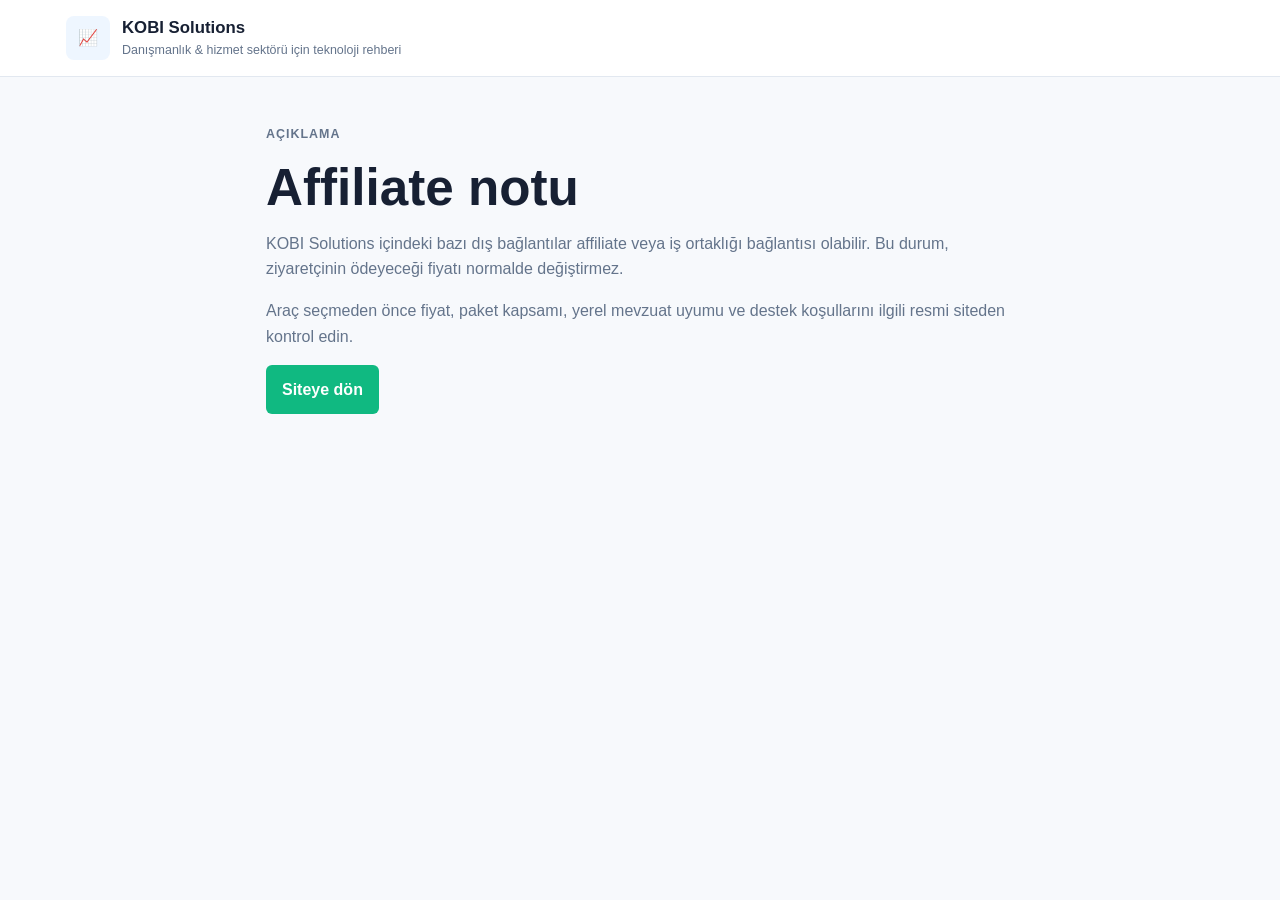
<file: affiliate.html>
<!DOCTYPE html>
<html lang="tr">
<head>
    <meta charset="UTF-8">
    <meta name="viewport" content="width=device-width, initial-scale=1.0">
    <title>Affiliate Notu - KOBI Solutions</title>
    <meta name="description" content="KOBI Solutions affiliate ba&#287;lant&#305; a&#231;&#305;klamas&#305;.">
    <link rel="stylesheet" href="style.css">
</head>
<body>
    <header class="header">
        <div class="container">
            <a class="logo" href="index.html#home" aria-label="KOBI Solutions ana sayfa">
                <span class="logo-mark" aria-hidden="true">&#128200;</span>
                <span>
                    <strong>KOBI Solutions</strong>
                    <small>Dan&#305;&#351;manl&#305;k & hizmet sekt&#246;r&#252; i&#231;in teknoloji rehberi</small>
                </span>
            </a>
        </div>
    </header>

    <main class="policy-page">
        <div class="container">
            <p class="eyebrow">A&#231;&#305;klama</p>
            <h1>Affiliate notu</h1>
            <p>KOBI Solutions i&#231;indeki baz&#305; d&#305;&#351; ba&#287;lant&#305;lar affiliate veya i&#351; ortakl&#305;&#287;&#305; ba&#287;lant&#305;s&#305; olabilir. Bu durum, ziyaret&#231;inin &#246;deyece&#287;i fiyat&#305; normalde de&#287;i&#351;tirmez.</p>
            <p>Ara&#231; se&#231;meden &#246;nce fiyat, paket kapsam&#305;, yerel mevzuat uyumu ve destek ko&#351;ullar&#305;n&#305; ilgili resmi siteden kontrol edin.</p>
            <a class="primary-link" href="index.html#home">Siteye d&#246;n</a>
        </div>
    </main>
</body>
</html>
</file>
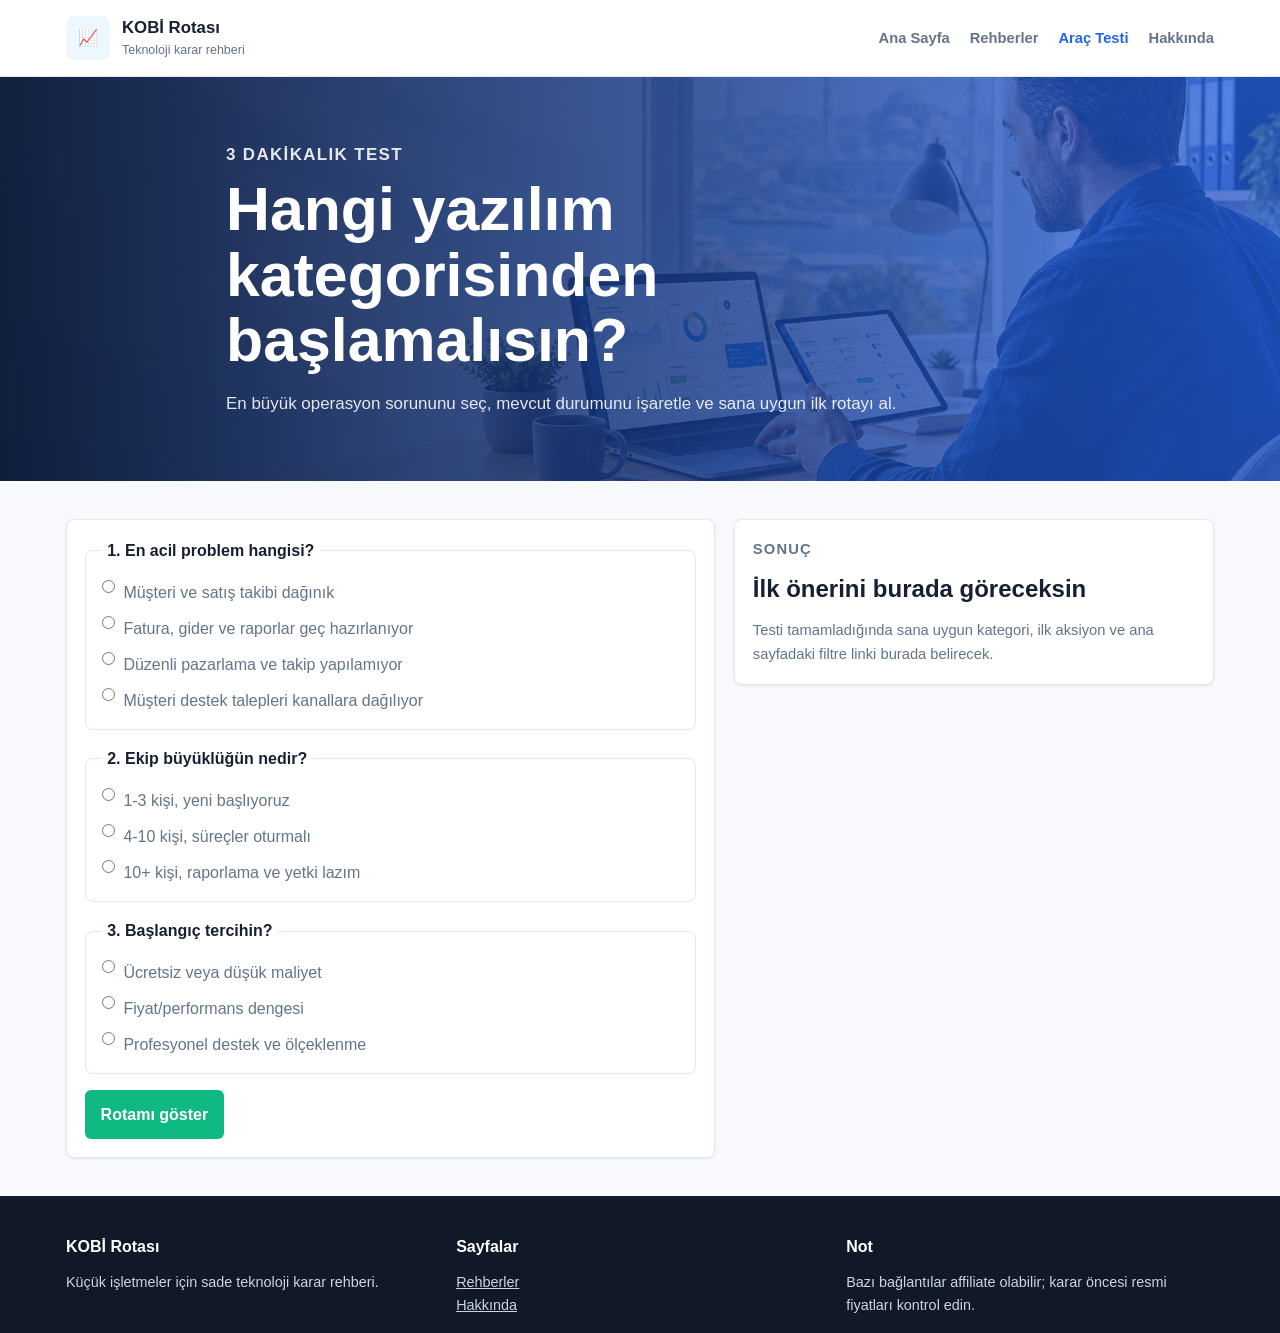
<file: arac-secim.html>
<!DOCTYPE html>
<html lang="tr">
<head>
    <meta charset="UTF-8">
    <meta name="viewport" content="width=device-width, initial-scale=1.0">
    <title>Ara&#231; Se&#231;im Testi - KOB&#304; Rotas&#305;</title>
    <meta name="description" content="KOB&#304; i&#351;letmeniz i&#231;in hangi teknoloji kategorisinden ba&#351;laman&#305;z gerekti&#287;ini bulun.">
    <link rel="manifest" href="site.webmanifest">
    <link rel="stylesheet" href="style.css">
</head>
<body>
    <header class="header">
        <div class="container">
            <a class="logo" href="index.html" aria-label="KOB&#304; Rotas&#305; ana sayfa">
                <span class="logo-mark" aria-hidden="true">&#128200;</span>
                <span><strong>KOB&#304; Rotas&#305;</strong><small>Teknoloji karar rehberi</small></span>
            </a>
            <nav class="nav" aria-label="Ana men&#252;">
                <ul>
                    <li><a href="index.html">Ana Sayfa</a></li>
                    <li><a href="rehberler.html">Rehberler</a></li>
                    <li><a href="arac-secim.html" aria-current="page">Ara&#231; Testi</a></li>
                    <li><a href="hakkinda.html">Hakk&#305;nda</a></li>
                </ul>
            </nav>
        </div>
    </header>

    <main>
        <section class="subpage-hero">
            <div class="container">
                <p class="eyebrow">3 dakikal&#305;k test</p>
                <h1>Hangi yaz&#305;l&#305;m kategorisinden ba&#351;lamal&#305;s&#305;n?</h1>
                <p>En b&#252;y&#252;k operasyon sorununu se&#231;, mevcut durumunu i&#351;aretle ve sana uygun ilk rotay&#305; al.</p>
            </div>
        </section>

        <section class="tool-page">
            <div class="container tool-layout">
                <form class="assessment-panel" id="assessmentForm">
                    <fieldset>
                        <legend>1. En acil problem hangisi?</legend>
                        <label><input type="radio" name="problem" value="crm" required> M&#252;&#351;teri ve sat&#305;&#351; takibi da&#287;&#305;n&#305;k</label>
                        <label><input type="radio" name="problem" value="accounting"> Fatura, gider ve raporlar ge&#231; haz&#305;rlan&#305;yor</label>
                        <label><input type="radio" name="problem" value="marketing"> D&#252;zenli pazarlama ve takip yap&#305;lam&#305;yor</label>
                        <label><input type="radio" name="problem" value="support"> M&#252;&#351;teri destek talepleri kanallara da&#287;&#305;l&#305;yor</label>
                    </fieldset>
                    <fieldset>
                        <legend>2. Ekip b&#252;y&#252;kl&#252;&#287;&#252;n nedir?</legend>
                        <label><input type="radio" name="team" value="starter" required> 1-3 ki&#351;i, yeni ba&#351;l&#305;yoruz</label>
                        <label><input type="radio" name="team" value="growing"> 4-10 ki&#351;i, s&#252;re&#231;ler oturmal&#305;</label>
                        <label><input type="radio" name="team" value="scale"> 10+ ki&#351;i, raporlama ve yetki laz&#305;m</label>
                    </fieldset>
                    <fieldset>
                        <legend>3. Ba&#351;lang&#305;&#231; tercihin?</legend>
                        <label><input type="radio" name="budget" value="free" required> &#220;cretsiz veya d&#252;&#351;&#252;k maliyet</label>
                        <label><input type="radio" name="budget" value="balanced"> Fiyat/performans dengesi</label>
                        <label><input type="radio" name="budget" value="premium"> Profesyonel destek ve &#246;l&#231;eklenme</label>
                    </fieldset>
                    <button class="primary-link assessment-submit" type="submit">Rotam&#305; g&#246;ster</button>
                </form>

                <aside class="assessment-result" id="assessmentResult" aria-live="polite">
                    <p class="eyebrow">Sonu&#231;</p>
                    <h2>&#304;lk &#246;nerini burada g&#246;receksin</h2>
                    <p>Testi tamamlad&#305;&#287;&#305;nda sana uygun kategori, ilk aksiyon ve ana sayfadaki filtre linki burada belirecek.</p>
                </aside>
            </div>
        </section>
    </main>

    <footer class="footer">
        <div class="container footer-content">
            <div>
                <h4>KOB&#304; Rotas&#305;</h4>
                <p>K&#252;&#231;&#252;k i&#351;letmeler i&#231;in sade teknoloji karar rehberi.</p>
            </div>
            <div>
                <h4>Sayfalar</h4>
                <p><a href="rehberler.html">Rehberler</a></p>
                <p><a href="hakkinda.html">Hakk&#305;nda</a></p>
            </div>
            <div>
                <h4>Not</h4>
                <p>Baz&#305; ba&#287;lant&#305;lar affiliate olabilir; karar &#246;ncesi resmi fiyatlar&#305; kontrol edin.</p>
            </div>
        </div>
    </footer>

    <script src="assessment.js" defer></script>
</body>
</html>
</file>
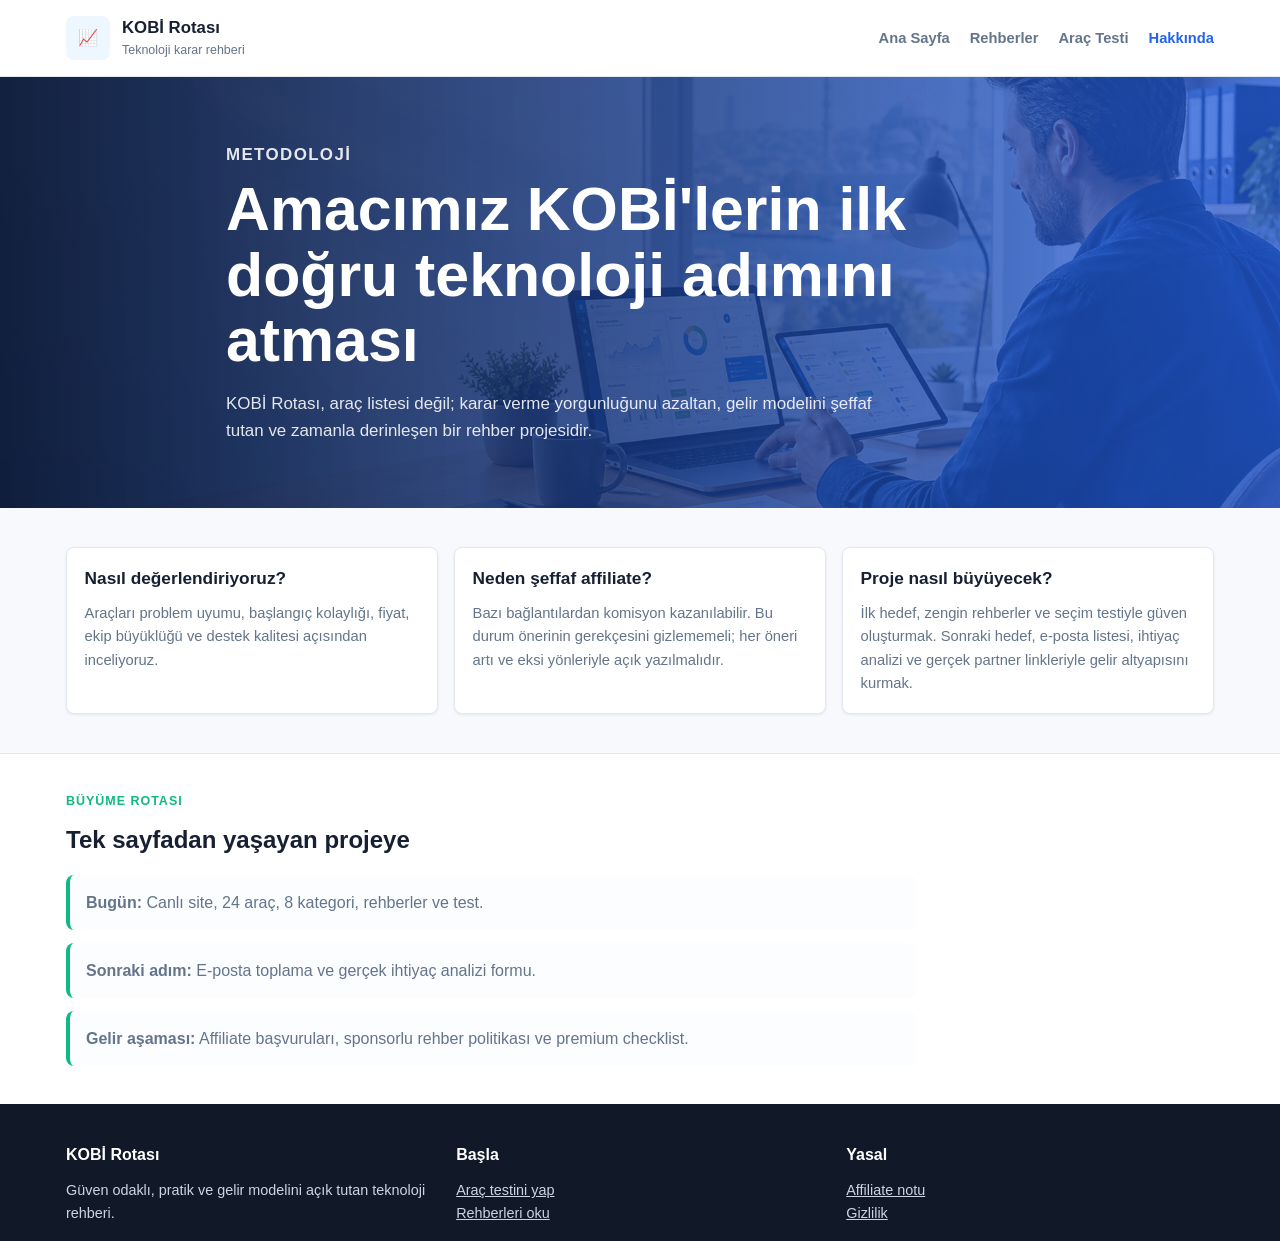
<file: hakkinda.html>
<!DOCTYPE html>
<html lang="tr">
<head>
    <meta charset="UTF-8">
    <meta name="viewport" content="width=device-width, initial-scale=1.0">
    <title>Hakk&#305;nda - KOB&#304; Rotas&#305;</title>
    <meta name="description" content="KOB&#304; Rotas&#305; nas&#305;l se&#231;im yapar, affiliate gelirini nas&#305;l a&#231;&#305;klar ve projeyi nas&#305;l b&#252;y&#252;t&#252;r?">
    <link rel="manifest" href="site.webmanifest">
    <link rel="stylesheet" href="style.css">
</head>
<body>
    <header class="header">
        <div class="container">
            <a class="logo" href="index.html" aria-label="KOB&#304; Rotas&#305; ana sayfa">
                <span class="logo-mark" aria-hidden="true">&#128200;</span>
                <span><strong>KOB&#304; Rotas&#305;</strong><small>Teknoloji karar rehberi</small></span>
            </a>
            <nav class="nav" aria-label="Ana men&#252;">
                <ul>
                    <li><a href="index.html">Ana Sayfa</a></li>
                    <li><a href="rehberler.html">Rehberler</a></li>
                    <li><a href="arac-secim.html">Ara&#231; Testi</a></li>
                    <li><a href="hakkinda.html" aria-current="page">Hakk&#305;nda</a></li>
                </ul>
            </nav>
        </div>
    </header>

    <main>
        <section class="subpage-hero about-hero">
            <div class="container">
                <p class="eyebrow">Metodoloji</p>
                <h1>Amac&#305;m&#305;z KOB&#304;'lerin ilk do&#287;ru teknoloji ad&#305;m&#305;n&#305; atmas&#305;</h1>
                <p>KOB&#304; Rotas&#305;, ara&#231; listesi de&#287;il; karar verme yorgunlu&#287;unu azaltan, gelir modelini &#351;effaf tutan ve zamanla derinle&#351;en bir rehber projesidir.</p>
            </div>
        </section>

        <section class="method-section">
            <div class="container method-grid">
                <article>
                    <h2>Nas&#305;l de&#287;erlendiriyoruz?</h2>
                    <p>Ara&#231;lar&#305; problem uyumu, ba&#351;lang&#305;&#231; kolayl&#305;&#287;&#305;, fiyat, ekip b&#252;y&#252;kl&#252;&#287;&#252; ve destek kalitesi a&#231;&#305;s&#305;ndan inceliyoruz.</p>
                </article>
                <article>
                    <h2>Neden &#351;effaf affiliate?</h2>
                    <p>Baz&#305; ba&#287;lant&#305;lardan komisyon kazan&#305;labilir. Bu durum &#246;nerinin gerek&#231;esini gizlememeli; her &#246;neri art&#305; ve eksi y&#246;nleriyle a&#231;&#305;k yaz&#305;lmal&#305;d&#305;r.</p>
                </article>
                <article>
                    <h2>Proje nas&#305;l b&#252;y&#252;yecek?</h2>
                    <p>&#304;lk hedef, zengin rehberler ve se&#231;im testiyle g&#252;ven olu&#351;turmak. Sonraki hedef, e-posta listesi, ihtiya&#231; analizi ve ger&#231;ek partner linkleriyle gelir altyap&#305;s&#305;n&#305; kurmak.</p>
                </article>
            </div>
        </section>

        <section class="timeline-section">
            <div class="container">
                <p class="eyebrow">B&#252;y&#252;me rotas&#305;</p>
                <h2>Tek sayfadan ya&#351;ayan projeye</h2>
                <ol class="timeline">
                    <li><strong>Bug&#252;n:</strong> Canl&#305; site, 24 ara&#231;, 8 kategori, rehberler ve test.</li>
                    <li><strong>Sonraki ad&#305;m:</strong> E-posta toplama ve ger&#231;ek ihtiya&#231; analizi formu.</li>
                    <li><strong>Gelir a&#351;amas&#305;:</strong> Affiliate ba&#351;vurular&#305;, sponsorlu rehber politikas&#305; ve premium checklist.</li>
                </ol>
            </div>
        </section>
    </main>

    <footer class="footer">
        <div class="container footer-content">
            <div><h4>KOB&#304; Rotas&#305;</h4><p>G&#252;ven odakl&#305;, pratik ve gelir modelini a&#231;&#305;k tutan teknoloji rehberi.</p></div>
            <div><h4>Ba&#351;la</h4><p><a href="arac-secim.html">Ara&#231; testini yap</a></p><p><a href="rehberler.html">Rehberleri oku</a></p></div>
            <div><h4>Yasal</h4><p><a href="affiliate.html">Affiliate notu</a></p><p><a href="privacy.html">Gizlilik</a></p></div>
        </div>
    </footer>
</body>
</html>
</file>
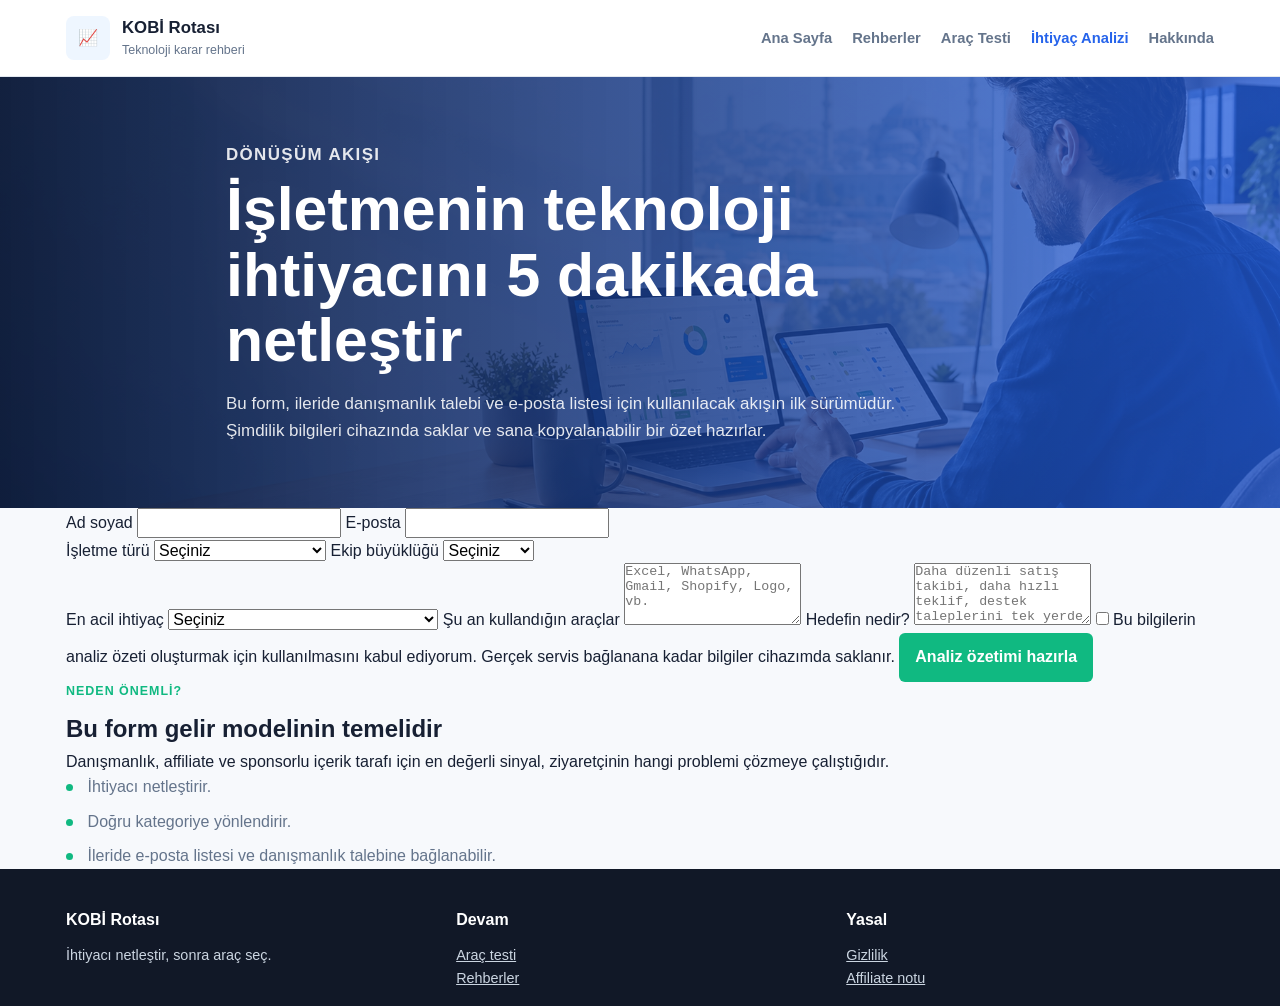
<file: ihtiyac-analizi.html>
<!DOCTYPE html>
<html lang="tr">
<head>
    <meta charset="UTF-8">
    <meta name="viewport" content="width=device-width, initial-scale=1.0">
    <title>&#304;htiya&#231; Analizi - KOB&#304; Rotas&#305;</title>
    <meta name="description" content="KOB&#304; i&#351;letmeniz i&#231;in teknoloji ihtiyac&#305;n&#305; netle&#351;tiren k&#305;sa analiz formu.">
    <link rel="manifest" href="site.webmanifest">
    <link rel="stylesheet" href="style.css">
</head>
<body>
    <header class="header">
        <div class="container">
            <a class="logo" href="index.html" aria-label="KOB&#304; Rotas&#305; ana sayfa">
                <span class="logo-mark" aria-hidden="true">&#128200;</span>
                <span><strong>KOB&#304; Rotas&#305;</strong><small>Teknoloji karar rehberi</small></span>
            </a>
            <nav class="nav" aria-label="Ana men&#252;">
                <ul>
                    <li><a href="index.html">Ana Sayfa</a></li>
                    <li><a href="rehberler.html">Rehberler</a></li>
                    <li><a href="arac-secim.html">Ara&#231; Testi</a></li>
                    <li><a href="ihtiyac-analizi.html" aria-current="page">&#304;htiya&#231; Analizi</a></li>
                    <li><a href="hakkinda.html">Hakk&#305;nda</a></li>
                </ul>
            </nav>
        </div>
    </header>

    <main>
        <section class="subpage-hero">
            <div class="container">
                <p class="eyebrow">D&#246;n&#252;&#351;&#252;m ak&#305;&#351;&#305;</p>
                <h1>&#304;&#351;letmenin teknoloji ihtiyac&#305;n&#305; 5 dakikada netle&#351;tir</h1>
                <p>Bu form, ileride dan&#305;&#351;manl&#305;k talebi ve e-posta listesi i&#231;in kullan&#305;lacak ak&#305;&#351;&#305;n ilk s&#252;r&#252;m&#252;d&#252;r. &#350;imdilik bilgileri cihaz&#305;nda saklar ve sana kopyalanabilir bir &#246;zet haz&#305;rlar.</p>
            </div>
        </section>

        <section class="lead-section">
            <div class="container lead-layout">
                <form class="lead-form" id="leadForm" name="ihtiyac-analizi" method="POST" action="tesekkur.html" data-netlify="true" netlify-honeypot="bot-field">
                    <input type="hidden" name="form-name" value="ihtiyac-analizi">
                    <p class="sr-only">
                        <label>Bu alan&#305; bo&#351; b&#305;rak&#305;n <input name="bot-field"></label>
                    </p>
                    <div class="form-grid">
                        <label>
                            Ad soyad
                            <input type="text" name="name" autocomplete="name" required>
                        </label>
                        <label>
                            E-posta
                            <input type="email" name="email" autocomplete="email" required>
                        </label>
                    </div>
                    <div class="form-grid">
                        <label>
                            &#304;&#351;letme t&#252;r&#252;
                            <select name="businessType" required>
                                <option value="">Se&#231;iniz</option>
                                <option>Dan&#305;&#351;manl&#305;k / hizmet</option>
                                <option>E-ticaret</option>
                                <option>Yerel i&#351;letme</option>
                                <option>Ajans / kreatif ekip</option>
                                <option>Yeni giri&#351;im</option>
                            </select>
                        </label>
                        <label>
                            Ekip b&#252;y&#252;kl&#252;&#287;&#252;
                            <select name="teamSize" required>
                                <option value="">Se&#231;iniz</option>
                                <option>1-3 ki&#351;i</option>
                                <option>4-10 ki&#351;i</option>
                                <option>11-25 ki&#351;i</option>
                                <option>25+ ki&#351;i</option>
                            </select>
                        </label>
                    </div>
                    <label>
                        En acil ihtiya&#231;
                        <select name="need" required>
                            <option value="">Se&#231;iniz</option>
                            <option>CRM ve m&#252;&#351;teri takibi</option>
                            <option>Muhasebe ve fatura d&#252;zeni</option>
                            <option>E-ticaret altyap&#305;s&#305;</option>
                            <option>Pazarlama ve e-posta otomasyonu</option>
                            <option>Proje y&#246;netimi</option>
                            <option>M&#252;&#351;teri destek sistemi</option>
                        </select>
                    </label>
                    <label>
                        &#350;u an kulland&#305;&#287;&#305;n ara&#231;lar
                        <textarea name="currentTools" rows="4" placeholder="Excel, WhatsApp, Gmail, Shopify, Logo, vb."></textarea>
                    </label>
                    <label>
                        Hedefin nedir?
                        <textarea name="goal" rows="4" placeholder="Daha d&#252;zenli sat&#305;&#351; takibi, daha h&#305;zl&#305; teklif, destek taleplerini tek yerde toplamak..."></textarea>
                    </label>
                    <label class="consent-row">
                        <input type="checkbox" name="consent" required>
                        <span>Bu bilgilerin analiz &#246;zeti olu&#351;turmak i&#231;in kullan&#305;lmas&#305;n&#305; kabul ediyorum. Ger&#231;ek servis ba&#287;lanana kadar bilgiler cihaz&#305;mda saklan&#305;r.</span>
                    </label>
                    <button class="primary-link assessment-submit" type="submit">Analiz &#246;zetimi haz&#305;rla</button>
                </form>

                <aside class="lead-aside">
                    <p class="eyebrow">Neden &#246;nemli?</p>
                    <h2>Bu form gelir modelinin temelidir</h2>
                    <p>Dan&#305;&#351;manl&#305;k, affiliate ve sponsorlu i&#231;erik taraf&#305; i&#231;in en de&#287;erli sinyal, ziyaret&#231;inin hangi problemi &#231;&#246;zmeye &#231;al&#305;&#351;t&#305;&#287;&#305;d&#305;r.</p>
                    <ul class="trust-list">
                        <li>&#304;htiyac&#305; netle&#351;tirir.</li>
                        <li>Do&#287;ru kategoriye y&#246;nlendirir.</li>
                        <li>&#304;leride e-posta listesi ve dan&#305;&#351;manl&#305;k talebine ba&#287;lanabilir.</li>
                    </ul>
                </aside>
            </div>
        </section>
    </main>

    <footer class="footer">
        <div class="container footer-content">
            <div><h4>KOB&#304; Rotas&#305;</h4><p>&#304;htiyac&#305; netle&#351;tir, sonra ara&#231; se&#231;.</p></div>
            <div><h4>Devam</h4><p><a href="arac-secim.html">Ara&#231; testi</a></p><p><a href="rehberler.html">Rehberler</a></p></div>
            <div><h4>Yasal</h4><p><a href="privacy.html">Gizlilik</a></p><p><a href="affiliate.html">Affiliate notu</a></p></div>
        </div>
    </footer>

    <script src="lead.js" defer></script>
</body>
</html>
</file>
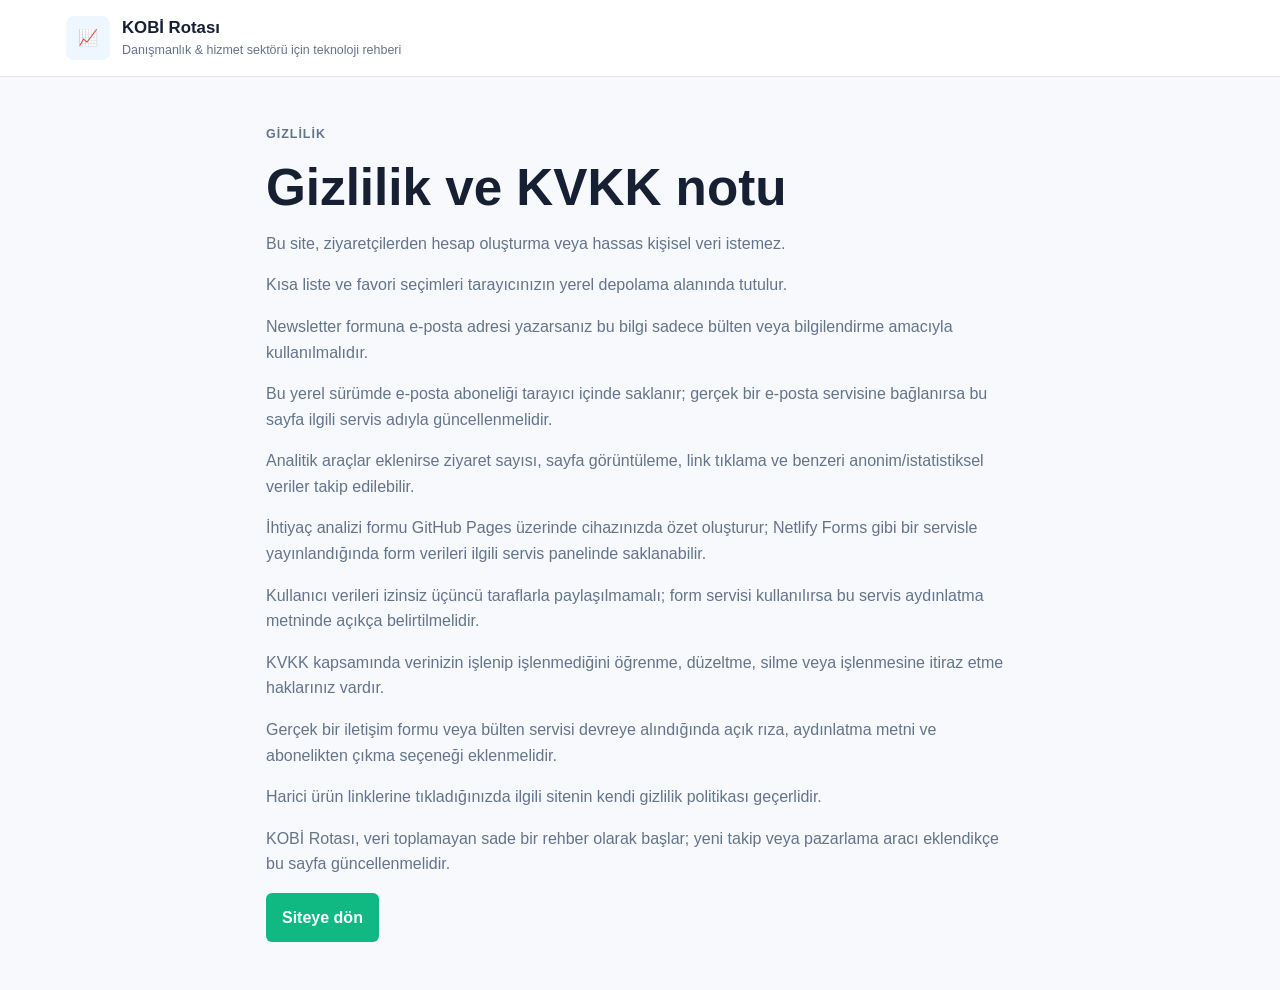
<file: privacy.html>
<!DOCTYPE html>
<html lang="tr">
<head>
    <meta charset="UTF-8">
    <meta name="viewport" content="width=device-width, initial-scale=1.0">
    <title>Gizlilik - KOB&#304; Rotas&#305;</title>
    <meta name="description" content="KOB&#304; Rotas&#305; gizlilik notu.">
    <link rel="stylesheet" href="style.css">
</head>
<body>
    <header class="header">
        <div class="container">
            <a class="logo" href="index.html#home" aria-label="KOB&#304; Rotas&#305; ana sayfa">
                <span class="logo-mark" aria-hidden="true">&#128200;</span>
                <span>
                    <strong>KOB&#304; Rotas&#305;</strong>
                    <small>Dan&#305;&#351;manl&#305;k & hizmet sekt&#246;r&#252; i&#231;in teknoloji rehberi</small>
                </span>
            </a>
        </div>
    </header>

    <main class="policy-page">
        <div class="container">
            <p class="eyebrow">Gizlilik</p>
            <h1>Gizlilik ve KVKK notu</h1>
            <p>Bu site, ziyaret&#231;ilerden hesap olu&#351;turma veya hassas ki&#351;isel veri istemez.</p>
            <p>K&#305;sa liste ve favori se&#231;imleri taray&#305;c&#305;n&#305;z&#305;n yerel depolama alan&#305;nda tutulur.</p>
            <p>Newsletter formuna e-posta adresi yazarsan&#305;z bu bilgi sadece b&#252;lten veya bilgilendirme amac&#305;yla kullan&#305;lmal&#305;d&#305;r.</p>
            <p>Bu yerel s&#252;r&#252;mde e-posta aboneli&#287;i taray&#305;c&#305; i&#231;inde saklan&#305;r; ger&#231;ek bir e-posta servisine ba&#287;lan&#305;rsa bu sayfa ilgili servis ad&#305;yla g&#252;ncellenmelidir.</p>
            <p>Analitik ara&#231;lar eklenirse ziyaret say&#305;s&#305;, sayfa g&#246;r&#252;nt&#252;leme, link t&#305;klama ve benzeri anonim/istatistiksel veriler takip edilebilir.</p>
            <p>&#304;htiya&#231; analizi formu GitHub Pages &#252;zerinde cihaz&#305;n&#305;zda &#246;zet olu&#351;turur; Netlify Forms gibi bir servisle yay&#305;nland&#305;&#287;&#305;nda form verileri ilgili servis panelinde saklanabilir.</p>
            <p>Kullan&#305;c&#305; verileri izinsiz &#252;&#231;&#252;nc&#252; taraflarla payla&#351;&#305;lmamal&#305;; form servisi kullan&#305;l&#305;rsa bu servis ayd&#305;nlatma metninde a&#231;&#305;k&#231;a belirtilmelidir.</p>
            <p>KVKK kapsam&#305;nda verinizin i&#351;lenip i&#351;lenmedi&#287;ini &#246;&#287;renme, d&#252;zeltme, silme veya i&#351;lenmesine itiraz etme haklar&#305;n&#305;z vard&#305;r.</p>
            <p>Ger&#231;ek bir ileti&#351;im formu veya b&#252;lten servisi devreye al&#305;nd&#305;&#287;&#305;nda a&#231;&#305;k r&#305;za, ayd&#305;nlatma metni ve abonelikten &#231;&#305;kma se&#231;ene&#287;i eklenmelidir.</p>
            <p>Harici &#252;r&#252;n linklerine t&#305;klad&#305;&#287;&#305;n&#305;zda ilgili sitenin kendi gizlilik politikas&#305; ge&#231;erlidir.</p>
            <p>KOB&#304; Rotas&#305;, veri toplamayan sade bir rehber olarak ba&#351;lar; yeni takip veya pazarlama arac&#305; eklendik&#231;e bu sayfa g&#252;ncellenmelidir.</p>
            <a class="primary-link" href="index.html#home">Siteye d&#246;n</a>
        </div>
    </main>
</body>
</html>
</file>
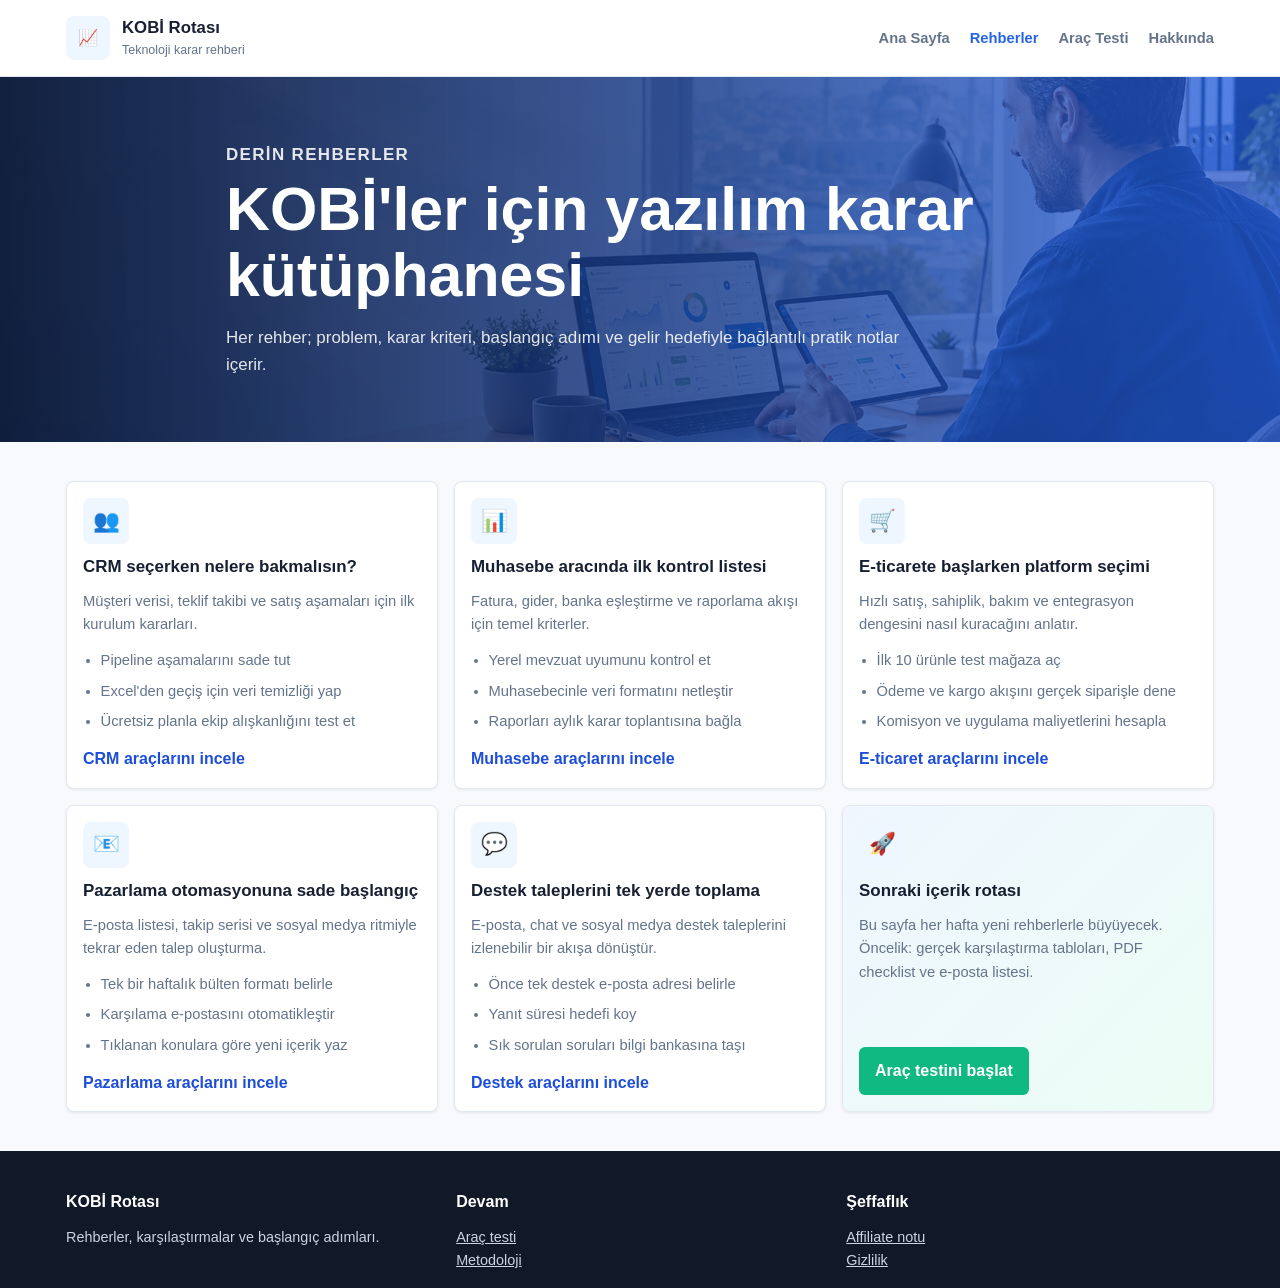
<file: rehberler.html>
<!DOCTYPE html>
<html lang="tr">
<head>
    <meta charset="UTF-8">
    <meta name="viewport" content="width=device-width, initial-scale=1.0">
    <title>Rehberler - KOB&#304; Rotas&#305;</title>
    <meta name="description" content="CRM, muhasebe, e-ticaret, pazarlama ve destek ara&#231;lar&#305; i&#231;in KOB&#304; odakl&#305; rehberler.">
    <link rel="manifest" href="site.webmanifest">
    <link rel="stylesheet" href="style.css">
</head>
<body>
    <header class="header">
        <div class="container">
            <a class="logo" href="index.html" aria-label="KOB&#304; Rotas&#305; ana sayfa">
                <span class="logo-mark" aria-hidden="true">&#128200;</span>
                <span><strong>KOB&#304; Rotas&#305;</strong><small>Teknoloji karar rehberi</small></span>
            </a>
            <nav class="nav" aria-label="Ana men&#252;">
                <ul>
                    <li><a href="index.html">Ana Sayfa</a></li>
                    <li><a href="rehberler.html" aria-current="page">Rehberler</a></li>
                    <li><a href="arac-secim.html">Ara&#231; Testi</a></li>
                    <li><a href="hakkinda.html">Hakk&#305;nda</a></li>
                </ul>
            </nav>
        </div>
    </header>

    <main>
        <section class="subpage-hero guide-hero">
            <div class="container">
                <p class="eyebrow">Derin rehberler</p>
                <h1>KOB&#304;'ler i&#231;in yaz&#305;l&#305;m karar k&#252;t&#252;phanesi</h1>
                <p>Her rehber; problem, karar kriteri, ba&#351;lang&#305;&#231; ad&#305;m&#305; ve gelir hedefiyle ba&#287;lant&#305;l&#305; pratik notlar i&#231;erir.</p>
            </div>
        </section>

        <section class="guide-library">
            <div class="container">
                <div class="guide-grid">
                    <article class="guide-card">
                        <span class="guide-icon">&#128101;</span>
                        <h2>CRM se&#231;erken nelere bakmal&#305;s&#305;n?</h2>
                        <p>M&#252;&#351;teri verisi, teklif takibi ve sat&#305;&#351; a&#351;amalar&#305; i&#231;in ilk kurulum kararlar&#305;.</p>
                        <ul>
                            <li>Pipeline a&#351;amalar&#305;n&#305; sade tut</li>
                            <li>Excel'den ge&#231;i&#351; i&#231;in veri temizli&#287;i yap</li>
                            <li>&#220;cretsiz planla ekip al&#305;&#351;kanl&#305;&#287;&#305;n&#305; test et</li>
                        </ul>
                        <a class="text-link" href="index.html#blog">CRM ara&#231;lar&#305;n&#305; incele</a>
                    </article>
                    <article class="guide-card">
                        <span class="guide-icon">&#128202;</span>
                        <h2>Muhasebe arac&#305;nda ilk kontrol listesi</h2>
                        <p>Fatura, gider, banka e&#351;le&#351;tirme ve raporlama ak&#305;&#351;&#305; i&#231;in temel kriterler.</p>
                        <ul>
                            <li>Yerel mevzuat uyumunu kontrol et</li>
                            <li>Muhasebecinle veri format&#305;n&#305; netle&#351;tir</li>
                            <li>Raporlar&#305; ayl&#305;k karar toplant&#305;s&#305;na ba&#287;la</li>
                        </ul>
                        <a class="text-link" href="index.html#blog">Muhasebe ara&#231;lar&#305;n&#305; incele</a>
                    </article>
                    <article class="guide-card">
                        <span class="guide-icon">&#128722;</span>
                        <h2>E-ticarete ba&#351;larken platform se&#231;imi</h2>
                        <p>H&#305;zl&#305; sat&#305;&#351;, sahiplik, bak&#305;m ve entegrasyon dengesini nas&#305;l kuraca&#287;&#305;n&#305; anlat&#305;r.</p>
                        <ul>
                            <li>&#304;lk 10 &#252;r&#252;nle test ma&#287;aza a&#231;</li>
                            <li>&#214;deme ve kargo ak&#305;&#351;&#305;n&#305; ger&#231;ek sipari&#351;le dene</li>
                            <li>Komisyon ve uygulama maliyetlerini hesapla</li>
                        </ul>
                        <a class="text-link" href="index.html#blog">E-ticaret ara&#231;lar&#305;n&#305; incele</a>
                    </article>
                    <article class="guide-card">
                        <span class="guide-icon">&#128231;</span>
                        <h2>Pazarlama otomasyonuna sade ba&#351;lang&#305;&#231;</h2>
                        <p>E-posta listesi, takip serisi ve sosyal medya ritmiyle tekrar eden talep olu&#351;turma.</p>
                        <ul>
                            <li>Tek bir haftal&#305;k b&#252;lten format&#305; belirle</li>
                            <li>Kar&#351;&#305;lama e-postas&#305;n&#305; otomatikle&#351;tir</li>
                            <li>T&#305;klanan konulara g&#246;re yeni i&#231;erik yaz</li>
                        </ul>
                        <a class="text-link" href="index.html#blog">Pazarlama ara&#231;lar&#305;n&#305; incele</a>
                    </article>
                    <article class="guide-card">
                        <span class="guide-icon">&#128172;</span>
                        <h2>Destek taleplerini tek yerde toplama</h2>
                        <p>E-posta, chat ve sosyal medya destek taleplerini izlenebilir bir ak&#305;&#351;a d&#246;n&#252;&#351;t&#252;r.</p>
                        <ul>
                            <li>&#214;nce tek destek e-posta adresi belirle</li>
                            <li>Yan&#305;t s&#252;resi hedefi koy</li>
                            <li>S&#305;k sorulan sorular&#305; bilgi bankas&#305;na ta&#351;&#305;</li>
                        </ul>
                        <a class="text-link" href="index.html#blog">Destek ara&#231;lar&#305;n&#305; incele</a>
                    </article>
                    <article class="guide-card highlight-guide">
                        <span class="guide-icon">&#128640;</span>
                        <h2>Sonraki i&#231;erik rotas&#305;</h2>
                        <p>Bu sayfa her hafta yeni rehberlerle b&#252;y&#252;yecek. &#214;ncelik: ger&#231;ek kar&#351;&#305;la&#351;t&#305;rma tablolar&#305;, PDF checklist ve e-posta listesi.</p>
                        <a class="primary-link" href="arac-secim.html">Ara&#231; testini ba&#351;lat</a>
                    </article>
                </div>
            </div>
        </section>
    </main>

    <footer class="footer">
        <div class="container footer-content">
            <div><h4>KOB&#304; Rotas&#305;</h4><p>Rehberler, kar&#351;&#305;la&#351;t&#305;rmalar ve ba&#351;lang&#305;&#231; ad&#305;mlar&#305;.</p></div>
            <div><h4>Devam</h4><p><a href="arac-secim.html">Ara&#231; testi</a></p><p><a href="hakkinda.html">Metodoloji</a></p></div>
            <div><h4>&#350;effafl&#305;k</h4><p><a href="affiliate.html">Affiliate notu</a></p><p><a href="privacy.html">Gizlilik</a></p></div>
        </div>
    </footer>
</body>
</html>
</file>
<file: style.css>
* {
    margin: 0;
    padding: 0;
    box-sizing: border-box;
}

:root {
    --primary-color: #2563eb;
    --primary-dark: #1d4ed8;
    --accent-color: #10b981;
    --ink: #172033;
    --muted: #64748b;
    --line: #e2e8f0;
    --bg: #f7f9fc;
    --white: #ffffff;
    --soft-blue: #eef6ff;
    --soft-green: #ecfdf5;
    --shadow: 0 1px 3px rgba(15, 23, 42, 0.08);
    --shadow-lg: 0 18px 45px rgba(15, 23, 42, 0.18);
}

@keyframes fadeUp {
    from {
        opacity: 0;
        transform: translateY(18px);
    }
    to {
        opacity: 1;
        transform: translateY(0);
    }
}

@keyframes softPulse {
    0%,
    100% {
        transform: translateY(0);
    }
    50% {
        transform: translateY(-6px);
    }
}

html {
    scroll-behavior: smooth;
}

body {
    font-family: "Segoe UI", Tahoma, Geneva, Verdana, sans-serif;
    line-height: 1.6;
    color: var(--ink);
    background: var(--bg);
}

body.modal-open {
    overflow: hidden;
}

a {
    color: inherit;
}

button,
input,
select {
    font: inherit;
}

.container {
    max-width: 1180px;
    margin: 0 auto;
    padding: 0 1rem;
}

.header {
    position: sticky;
    top: 0;
    z-index: 20;
    background: rgba(255, 255, 255, 0.96);
    border-bottom: 1px solid var(--line);
    backdrop-filter: blur(12px);
}

.header .container {
    min-height: 76px;
    display: flex;
    align-items: center;
    justify-content: space-between;
    gap: 1rem;
}

.logo {
    display: inline-flex;
    align-items: center;
    gap: 0.75rem;
    color: var(--ink);
    text-decoration: none;
}

.logo-mark {
    width: 44px;
    height: 44px;
    display: grid;
    place-items: center;
    border-radius: 8px;
    background: var(--soft-blue);
}

.logo strong,
.logo small {
    display: block;
}

.logo strong {
    font-size: 1.05rem;
}

.logo small {
    color: var(--muted);
    font-size: 0.78rem;
}

.nav ul {
    display: flex;
    align-items: center;
    gap: 1.25rem;
    list-style: none;
}

.nav a {
    color: var(--muted);
    font-size: 0.92rem;
    font-weight: 650;
    text-decoration: none;
}

.nav a:hover {
    color: var(--primary-color);
}

.nav a[aria-current="page"] {
    color: var(--primary-color);
}

.hero {
    position: relative;
    overflow: hidden;
    background:
        linear-gradient(90deg, rgba(9, 23, 54, 0.92), rgba(23, 32, 51, 0.72) 48%, rgba(15, 118, 110, 0.32)),
        url("assets/kobirotasi-hero.png") center right / cover no-repeat;
    color: var(--white);
    padding: 4.2rem 0 4.6rem;
}

.hero::after {
    content: "";
    position: absolute;
    inset: auto 0 0;
    height: 70px;
    background: linear-gradient(0deg, var(--white), rgba(255, 255, 255, 0));
    opacity: 0.92;
}

.hero .container {
    position: relative;
    z-index: 1;
    max-width: 920px;
    animation: fadeUp 0.7s ease both;
}

.eyebrow {
    color: var(--accent-color);
    font-size: 0.78rem;
    font-weight: 800;
    letter-spacing: 0.08em;
    text-transform: uppercase;
    margin-bottom: 0.55rem;
}

.hero .eyebrow {
    color: #bbf7d0;
}

.hero h1 {
    max-width: 820px;
    font-size: clamp(2.1rem, 5vw, 4.5rem);
    line-height: 1.04;
    margin-bottom: 1rem;
}

.hero p {
    max-width: 680px;
    color: rgba(255, 255, 255, 0.88);
    font-size: 1.1rem;
}

.hero-actions {
    display: flex;
    flex-wrap: wrap;
    gap: 0.85rem;
    margin-top: 1.5rem;
}

.hero-metrics {
    display: grid;
    grid-template-columns: repeat(3, minmax(0, 150px));
    gap: 0.8rem;
    margin-top: 2rem;
}

.hero-metrics div {
    border: 1px solid rgba(255, 255, 255, 0.22);
    border-radius: 8px;
    padding: 0.85rem;
    background: rgba(255, 255, 255, 0.09);
    animation: fadeUp 0.7s ease both;
}

.hero-metrics div:nth-child(2) {
    animation-delay: 0.08s;
}

.hero-metrics div:nth-child(3) {
    animation-delay: 0.16s;
}

.hero-metrics dt {
    font-size: 1.55rem;
    font-weight: 900;
    line-height: 1;
}

.hero-metrics dd {
    color: rgba(255, 255, 255, 0.82);
    font-size: 0.82rem;
    margin-top: 0.25rem;
}

.primary-link,
.secondary-link,
.search-box button,
.newsletter button {
    min-height: 42px;
    display: inline-flex;
    align-items: center;
    justify-content: center;
    border-radius: 6px;
    border: 0;
    cursor: pointer;
    font-weight: 800;
    text-decoration: none;
}

.primary-link,
.search-box button,
.newsletter button {
    color: var(--white);
    background: var(--accent-color);
    padding: 0.72rem 1rem;
}

.primary-link:hover,
.search-box button:hover,
.newsletter button:hover {
    background: #059669;
}

.secondary-link {
    color: var(--white);
    border: 1px solid rgba(255, 255, 255, 0.36);
    padding: 0.68rem 1rem;
}

.filters-section {
    background: var(--white);
    border-bottom: 1px solid var(--line);
    padding: 1.4rem 0;
}

.route-band {
    background: var(--white);
    border-bottom: 1px solid var(--line);
    padding: 2.2rem 0;
}

.route-heading {
    align-items: start;
    margin-bottom: 1.2rem;
}

.route-heading > p {
    max-width: 560px;
    color: var(--muted);
}

.route-grid {
    display: grid;
    grid-template-columns: repeat(3, 1fr);
    gap: 1rem;
}

.route-card {
    border: 1px solid var(--line);
    border-radius: 8px;
    background: #fbfdff;
    padding: 1rem;
    animation: fadeUp 0.6s ease both;
}

.route-card:nth-child(2) {
    animation-delay: 0.07s;
}

.route-card:nth-child(3) {
    animation-delay: 0.14s;
}

.route-step {
    width: 34px;
    height: 34px;
    display: grid;
    place-items: center;
    border-radius: 50%;
    color: var(--white);
    background: var(--primary-color);
    font-weight: 900;
    margin-bottom: 0.8rem;
}

.route-card h3 {
    font-size: 1rem;
    margin-bottom: 0.45rem;
}

.route-card p {
    color: var(--muted);
    font-size: 0.92rem;
}

.route-cta {
    display: flex;
    flex-wrap: wrap;
    gap: 0.9rem;
    align-items: center;
    margin-top: 1.2rem;
}

.secondary-text-link,
.text-link {
    color: var(--primary-dark);
    font-weight: 800;
    text-decoration: none;
}

.secondary-text-link:hover,
.text-link:hover {
    text-decoration: underline;
}

.search-box {
    display: grid;
    grid-template-columns: minmax(0, 1fr) auto auto;
    gap: 0.65rem;
    margin-bottom: 1rem;
    align-items: end;
}

.search-field {
    min-width: 0;
}

.search-box input,
.newsletter input,
.sort-control select {
    width: 100%;
    min-height: 42px;
    border: 1px solid var(--line);
    border-radius: 6px;
    padding: 0.7rem 0.85rem;
    background: var(--white);
    color: var(--ink);
}

.search-box input:focus,
.newsletter input:focus,
.sort-control select:focus {
    outline: 3px solid rgba(37, 99, 235, 0.18);
    border-color: var(--primary-color);
}

.sort-control {
    min-width: 160px;
    display: grid;
    gap: 0.25rem;
    color: var(--muted);
    font-size: 0.78rem;
    font-weight: 800;
}

.sort-control select {
    appearance: none;
    color: var(--ink);
    background-image: linear-gradient(45deg, transparent 50%, var(--muted) 50%), linear-gradient(135deg, var(--muted) 50%, transparent 50%);
    background-position: calc(100% - 17px) 18px, calc(100% - 12px) 18px;
    background-size: 5px 5px, 5px 5px;
    background-repeat: no-repeat;
    padding-right: 2rem;
}

.category-filters {
    display: flex;
    flex-wrap: wrap;
    gap: 0.55rem;
    border: 0;
}

.filter-btn {
    min-height: 36px;
    border: 1px solid var(--line);
    border-radius: 999px;
    background: var(--white);
    color: var(--ink);
    cursor: pointer;
    font-size: 0.88rem;
    font-weight: 700;
    padding: 0.48rem 0.82rem;
}

.filter-btn:hover {
    border-color: var(--primary-color);
    color: var(--primary-color);
}

.filter-btn.active {
    color: var(--white);
    background: var(--primary-color);
    border-color: var(--primary-color);
}

.main-content {
    padding: 2rem 0 2.5rem;
}

.content-layout {
    display: grid;
    grid-template-columns: minmax(0, 1fr) 310px;
    gap: 1.5rem;
    align-items: start;
}

.section-heading {
    display: flex;
    align-items: end;
    justify-content: space-between;
    gap: 1rem;
    margin-bottom: 1rem;
}

.heading-actions {
    display: flex;
    align-items: center;
    gap: 0.65rem;
}

.section-heading h2 {
    font-size: 1.55rem;
}

.result-count,
.details-pill,
.price {
    color: #047857;
    background: var(--soft-green);
    border-radius: 999px;
    font-size: 0.82rem;
    font-weight: 800;
    padding: 0.34rem 0.68rem;
    white-space: nowrap;
}

.ghost-button {
    min-height: 34px;
    border: 1px solid var(--line);
    border-radius: 6px;
    background: var(--white);
    color: var(--muted);
    cursor: pointer;
    font-size: 0.82rem;
    font-weight: 800;
    padding: 0.34rem 0.68rem;
}

.ghost-button:hover {
    border-color: var(--primary-color);
    color: var(--primary-color);
}

.blog-grid {
    display: grid;
    grid-template-columns: repeat(auto-fill, minmax(260px, 1fr));
    gap: 1rem;
}

.post-card {
    min-height: 100%;
}

.post-card-button {
    width: 100%;
    height: 100%;
    display: flex;
    flex-direction: column;
    overflow: hidden;
    border: 1px solid var(--line);
    border-radius: 8px;
    background: var(--white);
    box-shadow: var(--shadow);
    color: inherit;
    text-align: left;
    cursor: pointer;
    transition: transform 0.2s ease, box-shadow 0.2s ease;
}

.post-card-button:hover {
    transform: translateY(-3px);
    box-shadow: var(--shadow-lg);
}

.post-image {
    height: 126px;
    display: grid;
    place-items: center;
    background: linear-gradient(135deg, var(--soft-blue), #dcfce7);
    font-size: 2.4rem;
}

.post-content {
    display: flex;
    flex: 1;
    flex-direction: column;
    padding: 1rem;
}

.post-category {
    align-self: flex-start;
    color: var(--primary-dark);
    background: var(--soft-blue);
    border-radius: 999px;
    font-size: 0.74rem;
    font-weight: 800;
    padding: 0.28rem 0.55rem;
    margin-bottom: 0.65rem;
}

.post-content h3 {
    font-size: 1.02rem;
    line-height: 1.34;
    margin-bottom: 0.7rem;
}

.post-content p {
    color: var(--muted);
    font-size: 0.9rem;
    margin-bottom: 0.65rem;
}

.post-footer {
    display: flex;
    align-items: center;
    justify-content: space-between;
    gap: 0.65rem;
    margin-top: auto;
    padding-top: 0.8rem;
    border-top: 1px solid var(--line);
}

.post-actions {
    display: inline-flex;
    align-items: center;
    gap: 0.45rem;
    flex-shrink: 0;
}

.details-pill {
    border: 0;
    cursor: pointer;
}

.icon-action {
    width: 34px;
    height: 34px;
    display: inline-grid;
    place-items: center;
    border: 1px solid var(--line);
    border-radius: 50%;
    background: var(--white);
    color: var(--muted);
    cursor: pointer;
    font-size: 1rem;
    line-height: 1;
}

.icon-action:hover,
.icon-action.active {
    border-color: #f59e0b;
    color: #b45309;
    background: #fffbeb;
}

.post-date {
    color: var(--muted);
    font-size: 0.78rem;
}

.empty-state,
.sidebar-box {
    border: 1px solid var(--line);
    border-radius: 8px;
    background: var(--white);
    box-shadow: var(--shadow);
}

.empty-state {
    grid-column: 1 / -1;
    padding: 2rem;
    text-align: center;
    color: var(--muted);
}

.sidebar {
    display: flex;
    flex-direction: column;
    gap: 1rem;
}

.sidebar-box {
    padding: 1rem;
}

.sidebar-box h3 {
    font-size: 0.98rem;
    margin-bottom: 0.7rem;
}

.sidebar-note {
    color: var(--muted);
    font-size: 0.86rem;
    margin-bottom: 0.45rem;
}

.sidebar-box ul {
    list-style: none;
}

.sidebar-box li {
    padding: 0.62rem 0;
    border-bottom: 1px solid var(--line);
    color: var(--muted);
    font-size: 0.88rem;
}

.sidebar-box li:last-child {
    border-bottom: 0;
}

.sidebar-box a {
    color: var(--ink);
    text-decoration: none;
}

.sidebar-box a:hover {
    color: var(--primary-color);
}

.compare-box li {
    display: grid;
    grid-template-columns: minmax(0, 1fr) auto;
    gap: 0.6rem;
    align-items: center;
}

.compare-box button {
    border: 0;
    background: transparent;
    color: var(--muted);
    cursor: pointer;
    font-size: 0.78rem;
    font-weight: 800;
}

.compare-box button:hover {
    color: #b91c1c;
}

.compare-actions {
    display: grid;
    grid-template-columns: 1fr 1fr;
    gap: 0.55rem;
    margin-top: 0.8rem;
}

.compare-actions .ghost-button {
    width: 100%;
}

button:disabled {
    cursor: not-allowed;
    opacity: 0.55;
}

.share-status {
    min-height: 1.25rem;
    color: var(--muted);
    font-size: 0.78rem;
    margin-top: 0.55rem;
    overflow-wrap: anywhere;
}

.empty-favorites {
    display: block !important;
}

.newsletter form {
    display: grid;
    gap: 0.65rem;
    margin-top: 0.85rem;
}

.about-band {
    background: var(--white);
    border-top: 1px solid var(--line);
    border-bottom: 1px solid var(--line);
    padding: 2.2rem 0;
}

.policy-page {
    padding: 3rem 0;
}

.policy-page .container {
    max-width: 780px;
}

.policy-page h1 {
    margin-bottom: 1rem;
    font-size: clamp(2rem, 5vw, 3.2rem);
    line-height: 1.05;
}

.policy-page p {
    color: var(--muted);
    margin-bottom: 1rem;
}

.about-band .container {
    display: grid;
    grid-template-columns: 320px 1fr;
    gap: 1.5rem;
    align-items: start;
}

.about-band p:last-child {
    color: var(--muted);
    font-size: 1rem;
}

.about-copy {
    display: grid;
    gap: 0.95rem;
}

.trust-list {
    display: grid;
    gap: 0.55rem;
    list-style: none;
}

.trust-list li {
    position: relative;
    color: var(--muted);
    padding-left: 1.35rem;
}

.trust-list li::before {
    content: "";
    position: absolute;
    top: 0.62rem;
    left: 0;
    width: 7px;
    height: 7px;
    border-radius: 50%;
    background: var(--accent-color);
}

.consult-band {
    background: #f8fafc;
    border-bottom: 1px solid var(--line);
    padding: 2.2rem 0;
}

.consult-layout {
    display: grid;
    grid-template-columns: minmax(0, 1fr) auto;
    gap: 1.5rem;
    align-items: center;
}

.consult-layout h2 {
    max-width: 760px;
    margin-bottom: 0.65rem;
}

.consult-layout p {
    max-width: 760px;
    color: var(--muted);
}

.subpage-hero {
    color: var(--white);
    background:
        linear-gradient(90deg, rgba(9, 23, 54, 0.94), rgba(37, 99, 235, 0.72)),
        url("assets/kobirotasi-hero.png") center / cover no-repeat;
    padding: 4rem 0;
}

.subpage-hero .container {
    max-width: 860px;
    animation: fadeUp 0.65s ease both;
}

.subpage-hero h1 {
    max-width: 780px;
    font-size: clamp(2rem, 5vw, 3.8rem);
    line-height: 1.08;
    margin-bottom: 1rem;
}

.subpage-hero p {
    max-width: 680px;
    color: rgba(255, 255, 255, 0.88);
    font-size: 1.06rem;
}

.guide-library,
.tool-page,
.method-section,
.timeline-section {
    padding: 2.4rem 0;
}

.guide-grid,
.method-grid {
    display: grid;
    grid-template-columns: repeat(3, 1fr);
    gap: 1rem;
}

.guide-card,
.method-grid article,
.assessment-panel,
.assessment-result {
    border: 1px solid var(--line);
    border-radius: 8px;
    background: var(--white);
    box-shadow: var(--shadow);
}

.guide-card {
    display: flex;
    min-height: 100%;
    flex-direction: column;
    gap: 0.75rem;
    padding: 1rem;
    animation: fadeUp 0.55s ease both;
    transition: transform 0.2s ease, box-shadow 0.2s ease;
}

.guide-card:hover {
    transform: translateY(-3px);
    box-shadow: var(--shadow-lg);
}

.guide-icon {
    width: 46px;
    height: 46px;
    display: grid;
    place-items: center;
    border-radius: 8px;
    background: var(--soft-blue);
    font-size: 1.35rem;
    animation: softPulse 4s ease-in-out infinite;
}

.guide-card h2 {
    font-size: 1.06rem;
    line-height: 1.3;
}

.guide-card p,
.guide-card li,
.method-grid p,
.assessment-result p,
.assessment-result li {
    color: var(--muted);
    font-size: 0.92rem;
}

.guide-card ul,
.result-list {
    display: grid;
    gap: 0.45rem;
    padding-left: 1.1rem;
}

.guide-card .text-link,
.guide-card .primary-link {
    margin-top: auto;
    align-self: flex-start;
}

.highlight-guide {
    background: linear-gradient(135deg, #eff6ff, #ecfdf5);
}

.tool-layout {
    display: grid;
    grid-template-columns: minmax(0, 1.15fr) minmax(280px, 0.85fr);
    gap: 1.2rem;
    align-items: start;
}

.assessment-panel,
.assessment-result,
.method-grid article {
    padding: 1.1rem;
}

.assessment-panel {
    display: grid;
    gap: 1rem;
}

.assessment-panel fieldset {
    display: grid;
    gap: 0.65rem;
    border: 1px solid var(--line);
    border-radius: 8px;
    padding: 1rem;
}

.assessment-panel legend {
    padding: 0 0.35rem;
    font-weight: 900;
}

.assessment-panel label {
    display: flex;
    gap: 0.55rem;
    align-items: flex-start;
    color: var(--muted);
}

.assessment-submit {
    width: max-content;
}

.assessment-result {
    position: sticky;
    top: 94px;
}

.assessment-result h2 {
    margin-bottom: 0.65rem;
}

.assessment-result .primary-link {
    margin-top: 1rem;
}

.method-grid article {
    animation: fadeUp 0.55s ease both;
}

.method-grid h2 {
    font-size: 1.08rem;
    margin-bottom: 0.55rem;
}

.timeline-section {
    background: var(--white);
    border-top: 1px solid var(--line);
}

.timeline {
    display: grid;
    gap: 0.85rem;
    max-width: 850px;
    margin-top: 1rem;
    list-style: none;
}

.timeline li {
    border-left: 4px solid var(--accent-color);
    border-radius: 8px;
    background: #fbfdff;
    color: var(--muted);
    padding: 0.9rem 1rem;
}

.footer {
    background: #111827;
    color: var(--white);
    padding: 2.4rem 0 1rem;
}

.footer-content {
    display: grid;
    grid-template-columns: repeat(3, 1fr);
    gap: 1.4rem;
}

.footer h4 {
    margin-bottom: 0.7rem;
}

.footer p {
    color: #cbd5e1;
    font-size: 0.9rem;
}

.footer-bottom {
    margin-top: 1.4rem;
    padding-top: 1rem;
    border-top: 1px solid rgba(255, 255, 255, 0.12);
}

.modal {
    position: fixed;
    inset: 0;
    z-index: 50;
    display: none;
}

.modal.open {
    display: block;
}

.modal-backdrop {
    position: absolute;
    inset: 0;
    background: rgba(15, 23, 42, 0.62);
}

.modal-panel {
    position: relative;
    width: min(760px, calc(100vw - 2rem));
    max-height: calc(100vh - 2rem);
    overflow: auto;
    margin: 1rem auto;
    border-radius: 8px;
    background: var(--white);
    padding: 1.4rem;
    box-shadow: var(--shadow-lg);
}

.modal-close {
    position: absolute;
    top: 0.85rem;
    right: 0.85rem;
    width: 36px;
    height: 36px;
    border: 1px solid var(--line);
    border-radius: 50%;
    background: var(--white);
    cursor: pointer;
    font-weight: 800;
}

.modal h2 {
    max-width: 640px;
    margin: 0.65rem 2.5rem 0.55rem 0;
    line-height: 1.2;
}

.modal-excerpt {
    color: var(--muted);
    margin-bottom: 1rem;
}

.modal-grid,
.pros-cons {
    display: grid;
    grid-template-columns: 1fr 1fr;
    gap: 1rem;
    margin: 1rem 0;
}

.modal-grid > div,
.pros-cons > div {
    border: 1px solid var(--line);
    border-radius: 8px;
    padding: 1rem;
    background: #fbfdff;
}

.modal h3 {
    font-size: 0.92rem;
    margin-bottom: 0.45rem;
}

.modal li {
    margin-left: 1.1rem;
    color: var(--muted);
}

.modal-footer {
    display: flex;
    align-items: center;
    justify-content: space-between;
    gap: 1rem;
    margin-top: 1rem;
    padding-top: 1rem;
    border-top: 1px solid var(--line);
}

.compare-table-wrap {
    overflow-x: auto;
    margin: 1rem 0;
    border: 1px solid var(--line);
    border-radius: 8px;
}

.compare-table {
    width: 100%;
    min-width: 680px;
    border-collapse: collapse;
    background: var(--white);
}

.compare-table th,
.compare-table td {
    padding: 0.8rem;
    border-bottom: 1px solid var(--line);
    text-align: left;
    vertical-align: top;
    font-size: 0.9rem;
}

.compare-table th {
    color: var(--ink);
    background: var(--soft-blue);
    font-size: 0.78rem;
    text-transform: uppercase;
}

.compare-table tr:last-child td {
    border-bottom: 0;
}

.sr-only {
    position: absolute;
    width: 1px;
    height: 1px;
    padding: 0;
    margin: -1px;
    overflow: hidden;
    clip: rect(0, 0, 0, 0);
    white-space: nowrap;
    border-width: 0;
}

button:focus-visible,
input:focus-visible,
a:focus-visible {
    outline: 3px solid rgba(37, 99, 235, 0.35);
    outline-offset: 2px;
}

@media (prefers-reduced-motion: reduce) {
    * {
        animation: none !important;
        scroll-behavior: auto !important;
        transition: none !important;
    }
}

@media (max-width: 860px) {
    .header .container,
    .nav ul,
    .section-heading,
    .modal-footer {
        align-items: flex-start;
        flex-direction: column;
    }

    .content-layout,
    .about-band .container,
    .footer-content,
    .modal-grid,
    .pros-cons,
    .route-grid,
    .consult-layout,
    .guide-grid,
    .method-grid,
    .tool-layout {
        grid-template-columns: 1fr;
    }

    .search-box {
        grid-template-columns: 1fr;
    }

    .heading-actions {
        width: 100%;
        justify-content: space-between;
    }

    .consult-layout .primary-link {
        justify-self: start;
    }

    .assessment-result {
        position: static;
    }
}

@media (max-width: 560px) {
    .hero {
        padding: 3rem 0;
    }

    .nav ul {
        gap: 0.75rem;
    }

    .blog-grid {
        grid-template-columns: 1fr;
    }

    .hero-metrics {
        grid-template-columns: 1fr;
    }

    .route-cta,
    .assessment-submit {
        width: 100%;
    }

    .route-cta .primary-link,
    .assessment-submit {
        justify-content: center;
    }

    .post-footer {
        align-items: flex-start;
        flex-direction: column;
    }

    .post-actions {
        width: 100%;
        justify-content: space-between;
    }
}
</file>
